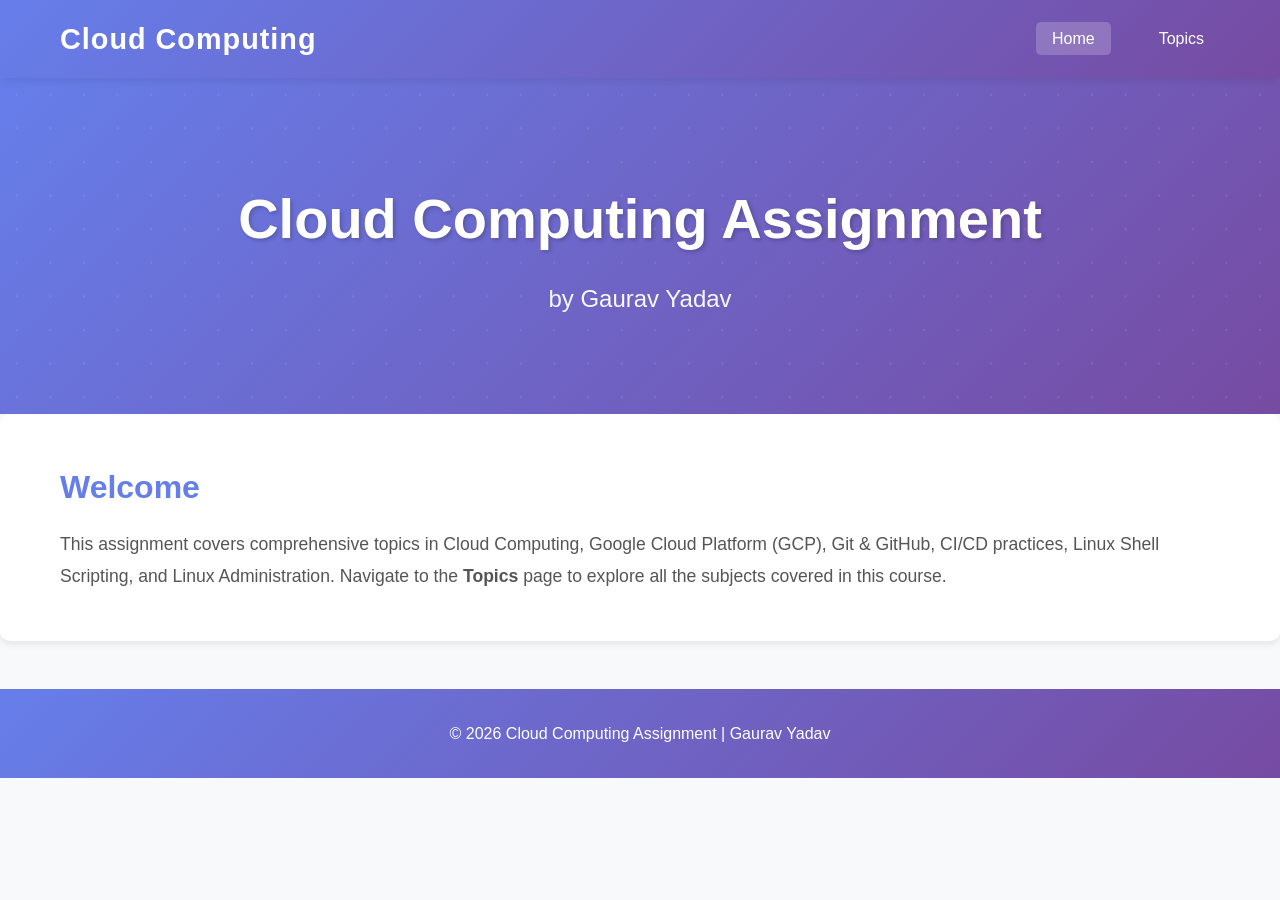
<file: index.html>
<!DOCTYPE html>
<html lang="en">
<head>
    <meta charset="UTF-8">
    <meta name="viewport" content="width=device-width, initial-scale=1.0">
    <title>Cloud Computing Assignment</title>
    <link rel="stylesheet" href="style.css">
</head>
<body>
    <nav class="navbar">
        <div class="container">
            <h1 class="logo">Cloud Computing</h1>
            <ul class="nav-links">
                <li><a href="index.html" class="active">Home</a></li>
                <li><a href="about.html">Topics</a></li>
            </ul>
        </div>
    </nav>

    <section class="hero">
        <div class="hero-content">
            <h1 class="main-heading">Cloud Computing Assignment</h1>
            <p class="author">by Gaurav Yadav</p>
        </div>
    </section>

    <section class="welcome">
        <div class="container">
            <h2>Welcome</h2>
            <p>
                This assignment covers comprehensive topics in Cloud Computing, Google Cloud Platform (GCP), 
                Git & GitHub, CI/CD practices, Linux Shell Scripting, and Linux Administration. 
                Navigate to the <strong>Topics</strong> page to explore all the subjects covered in this course.
            </p>
        </div>
    </section>

    <footer class="footer">
        <p>&copy; 2026 Cloud Computing Assignment | Gaurav Yadav</p>
    </footer>
</body>
</html>
</file>
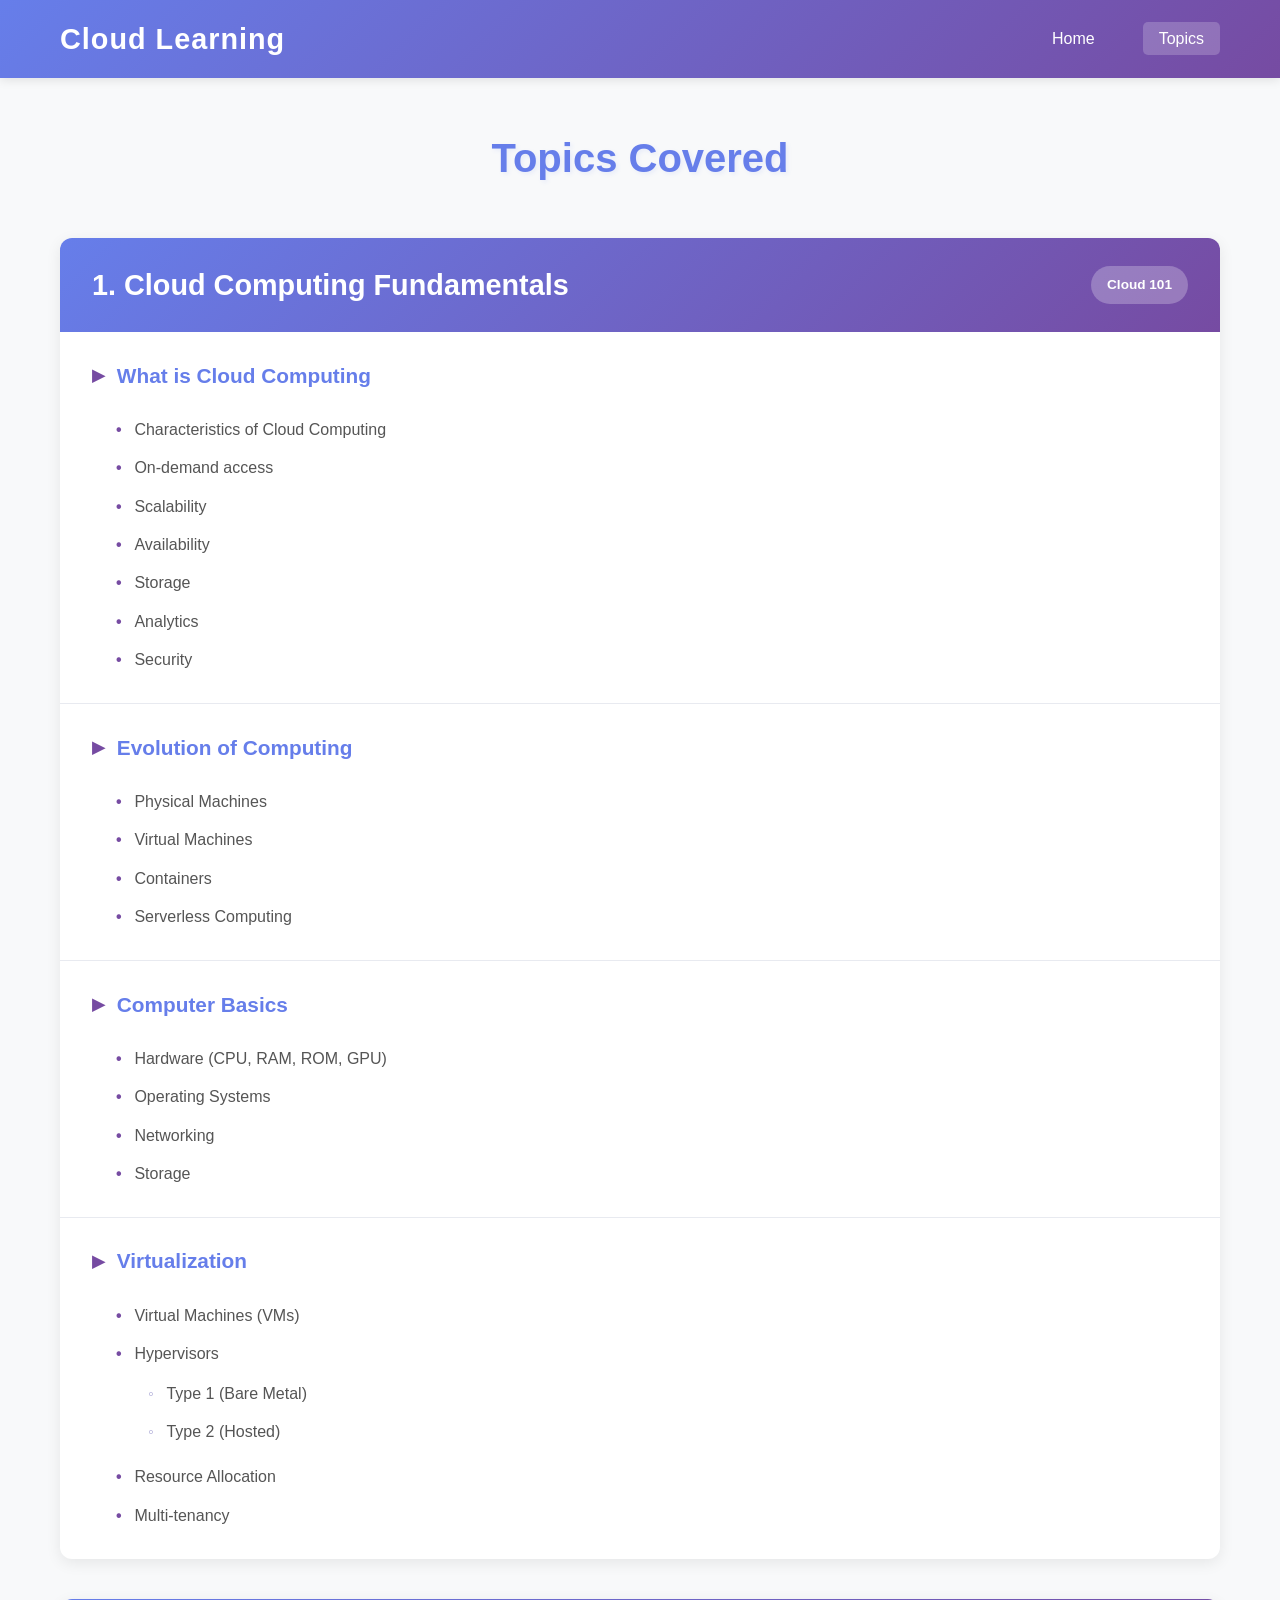
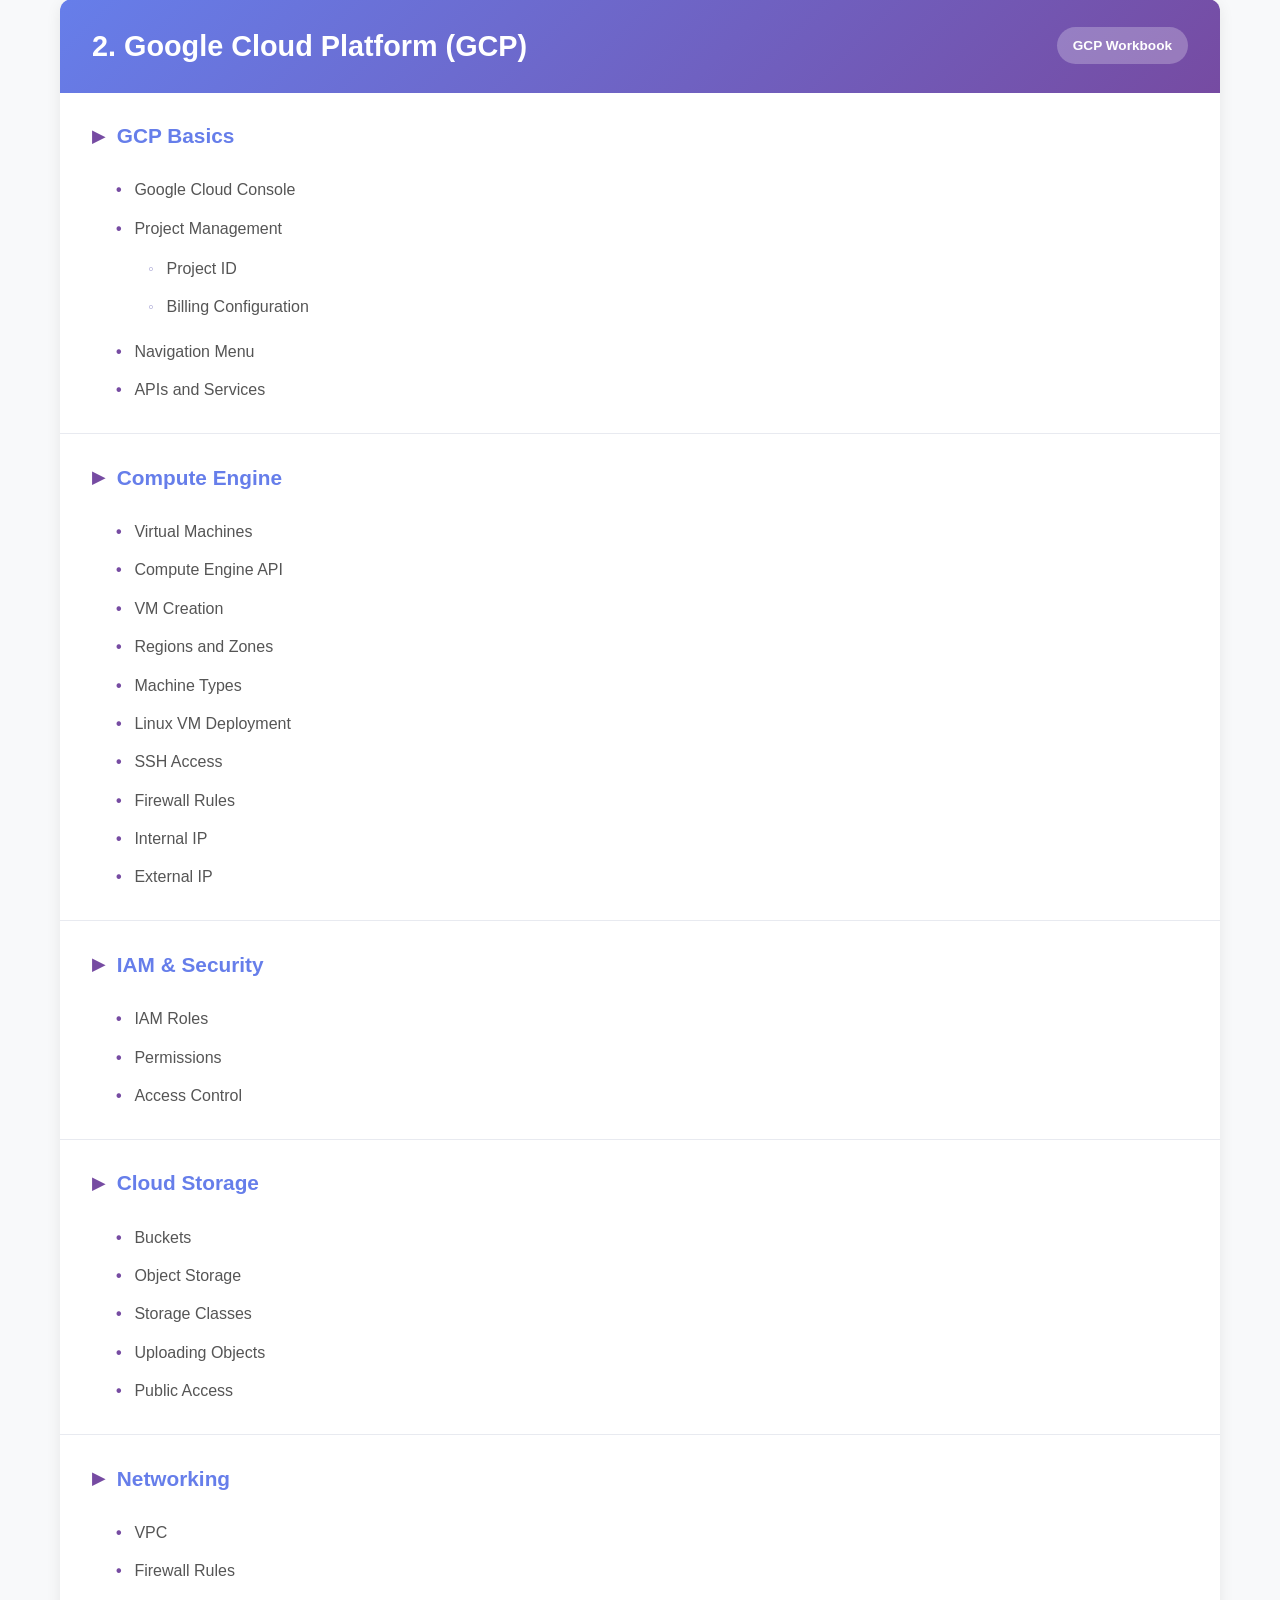
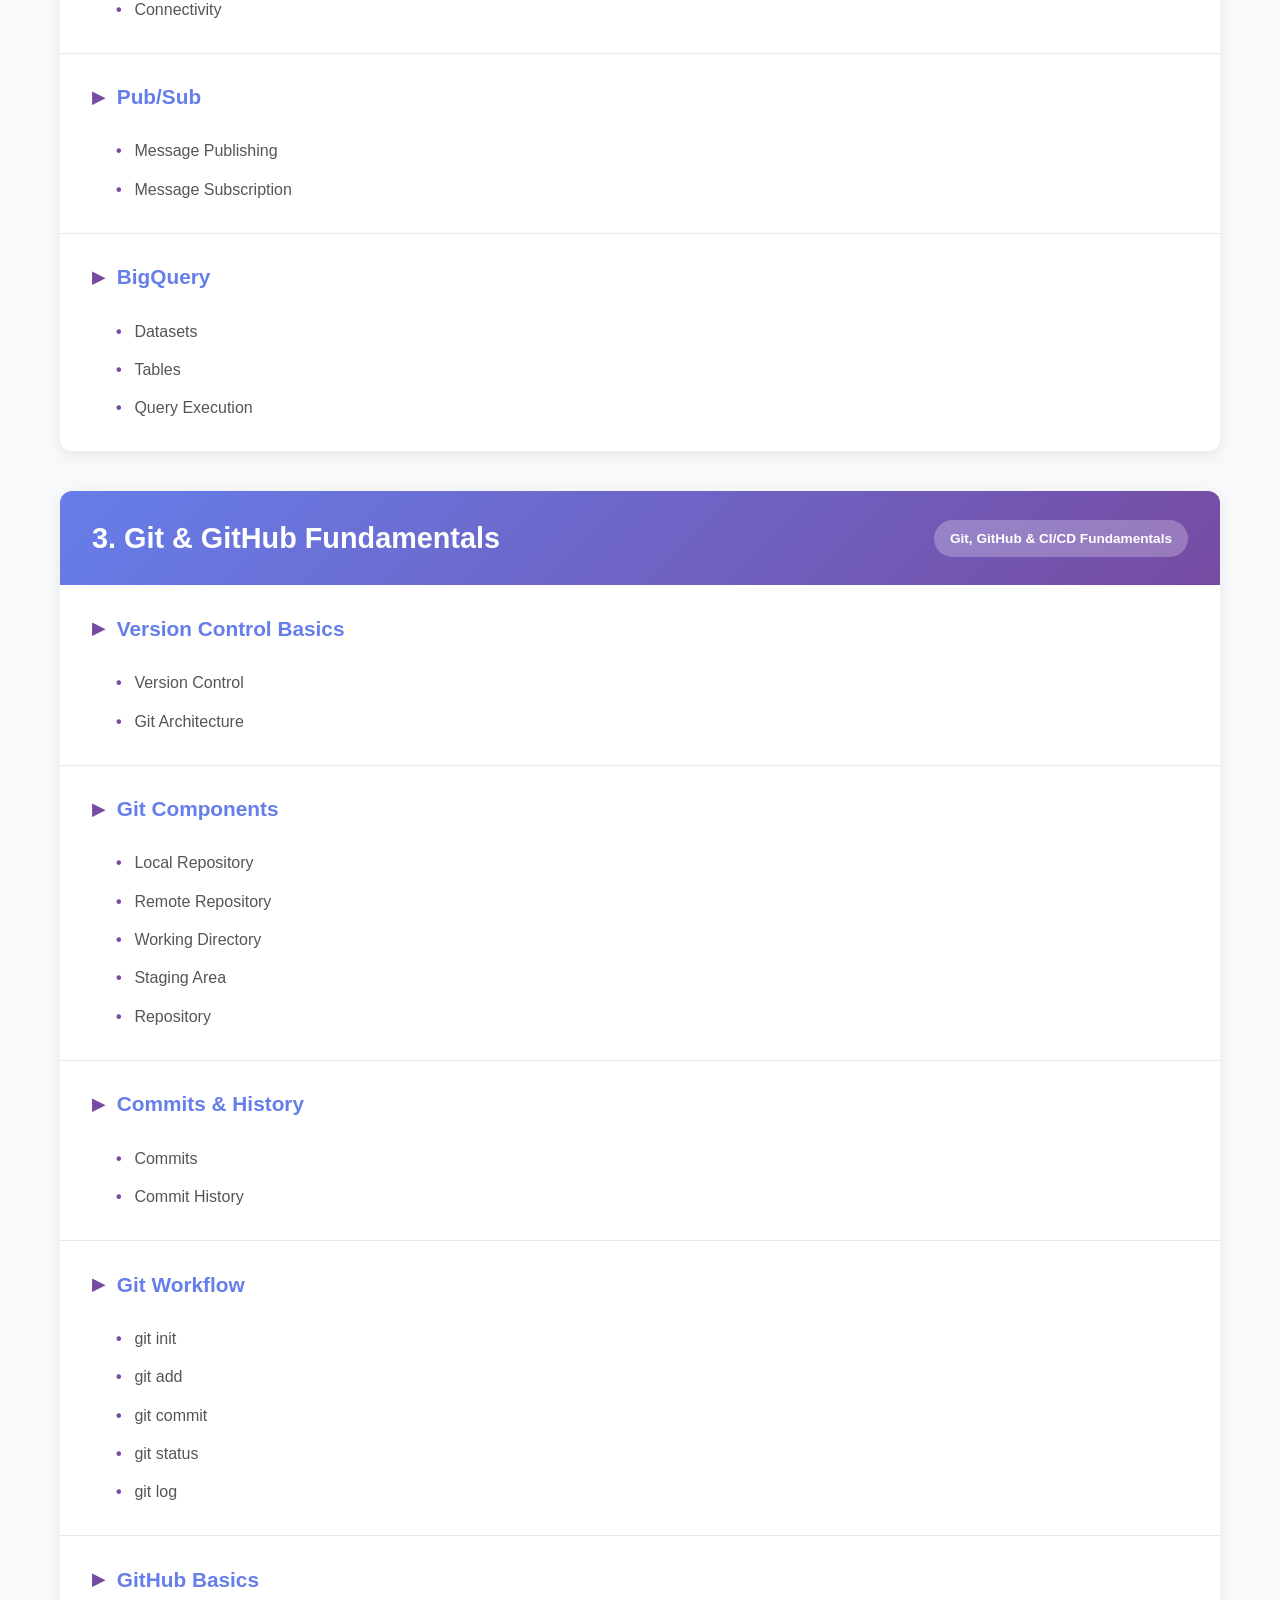
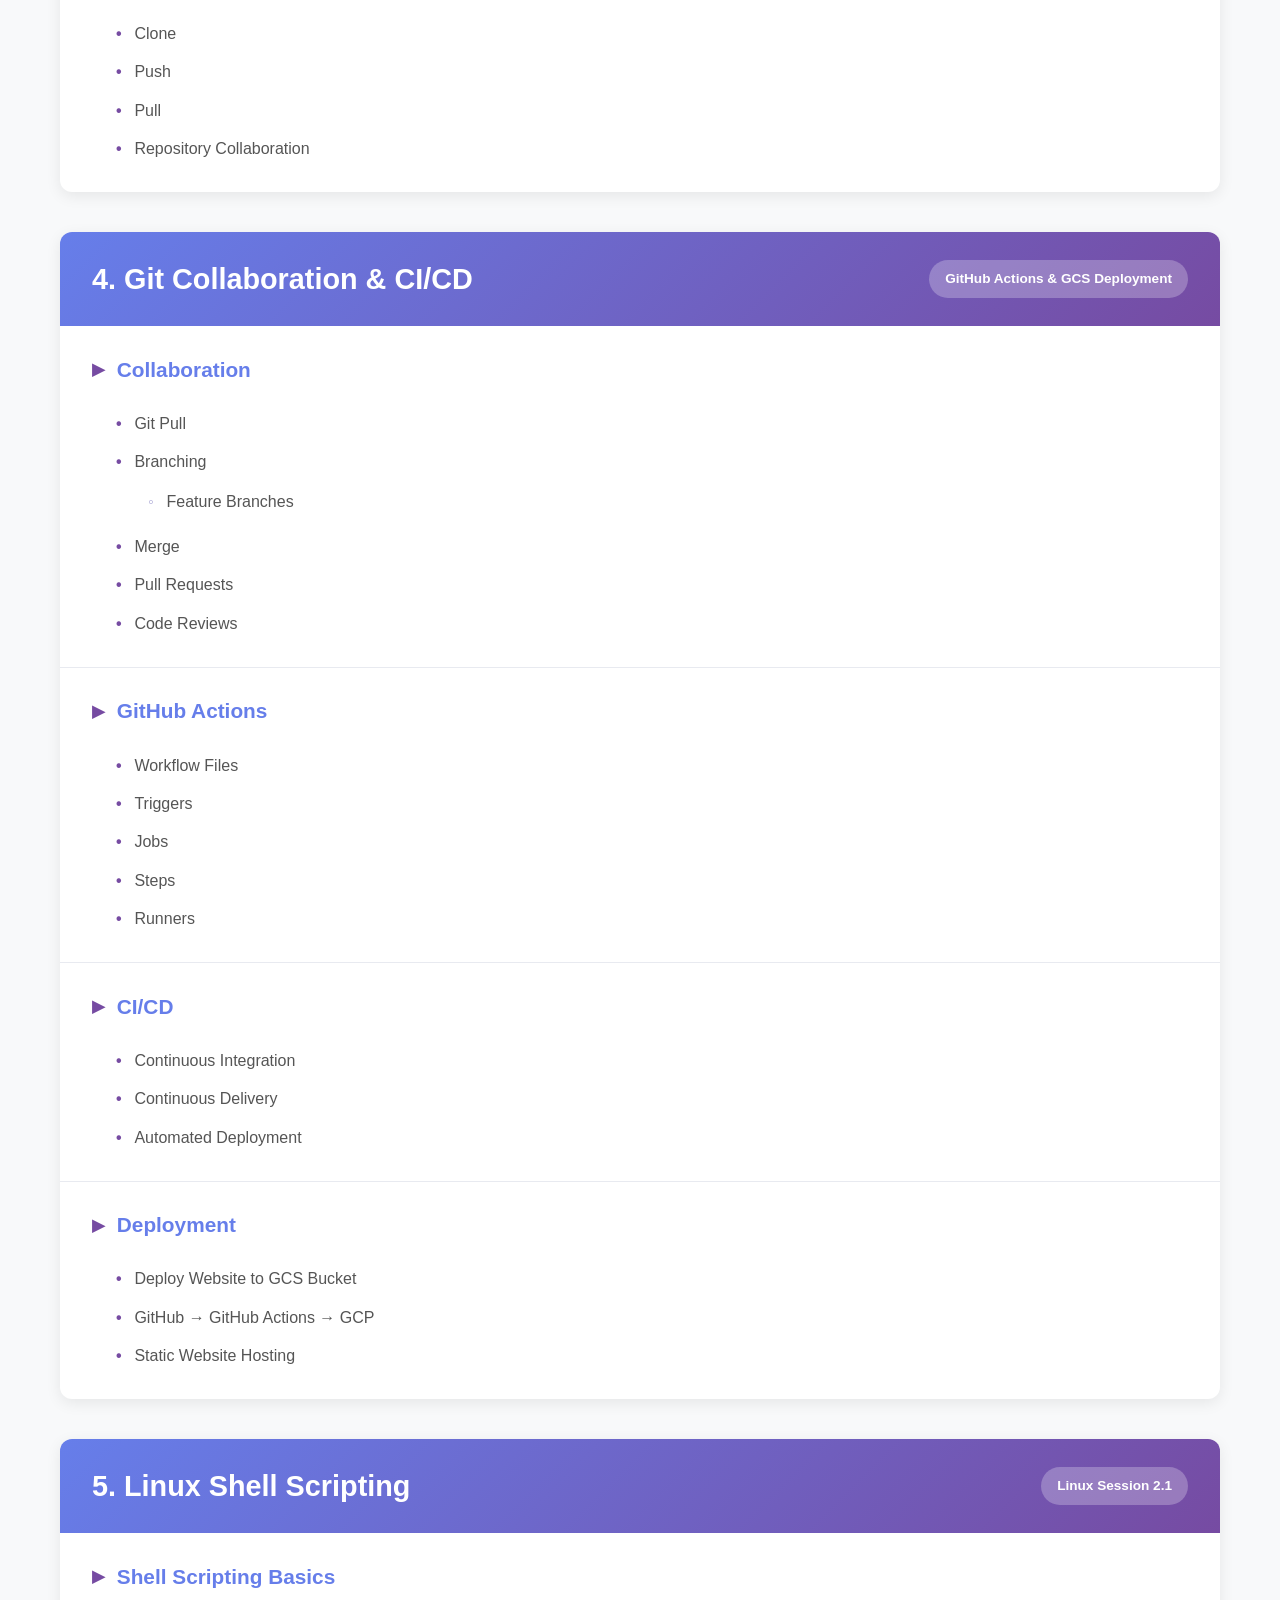
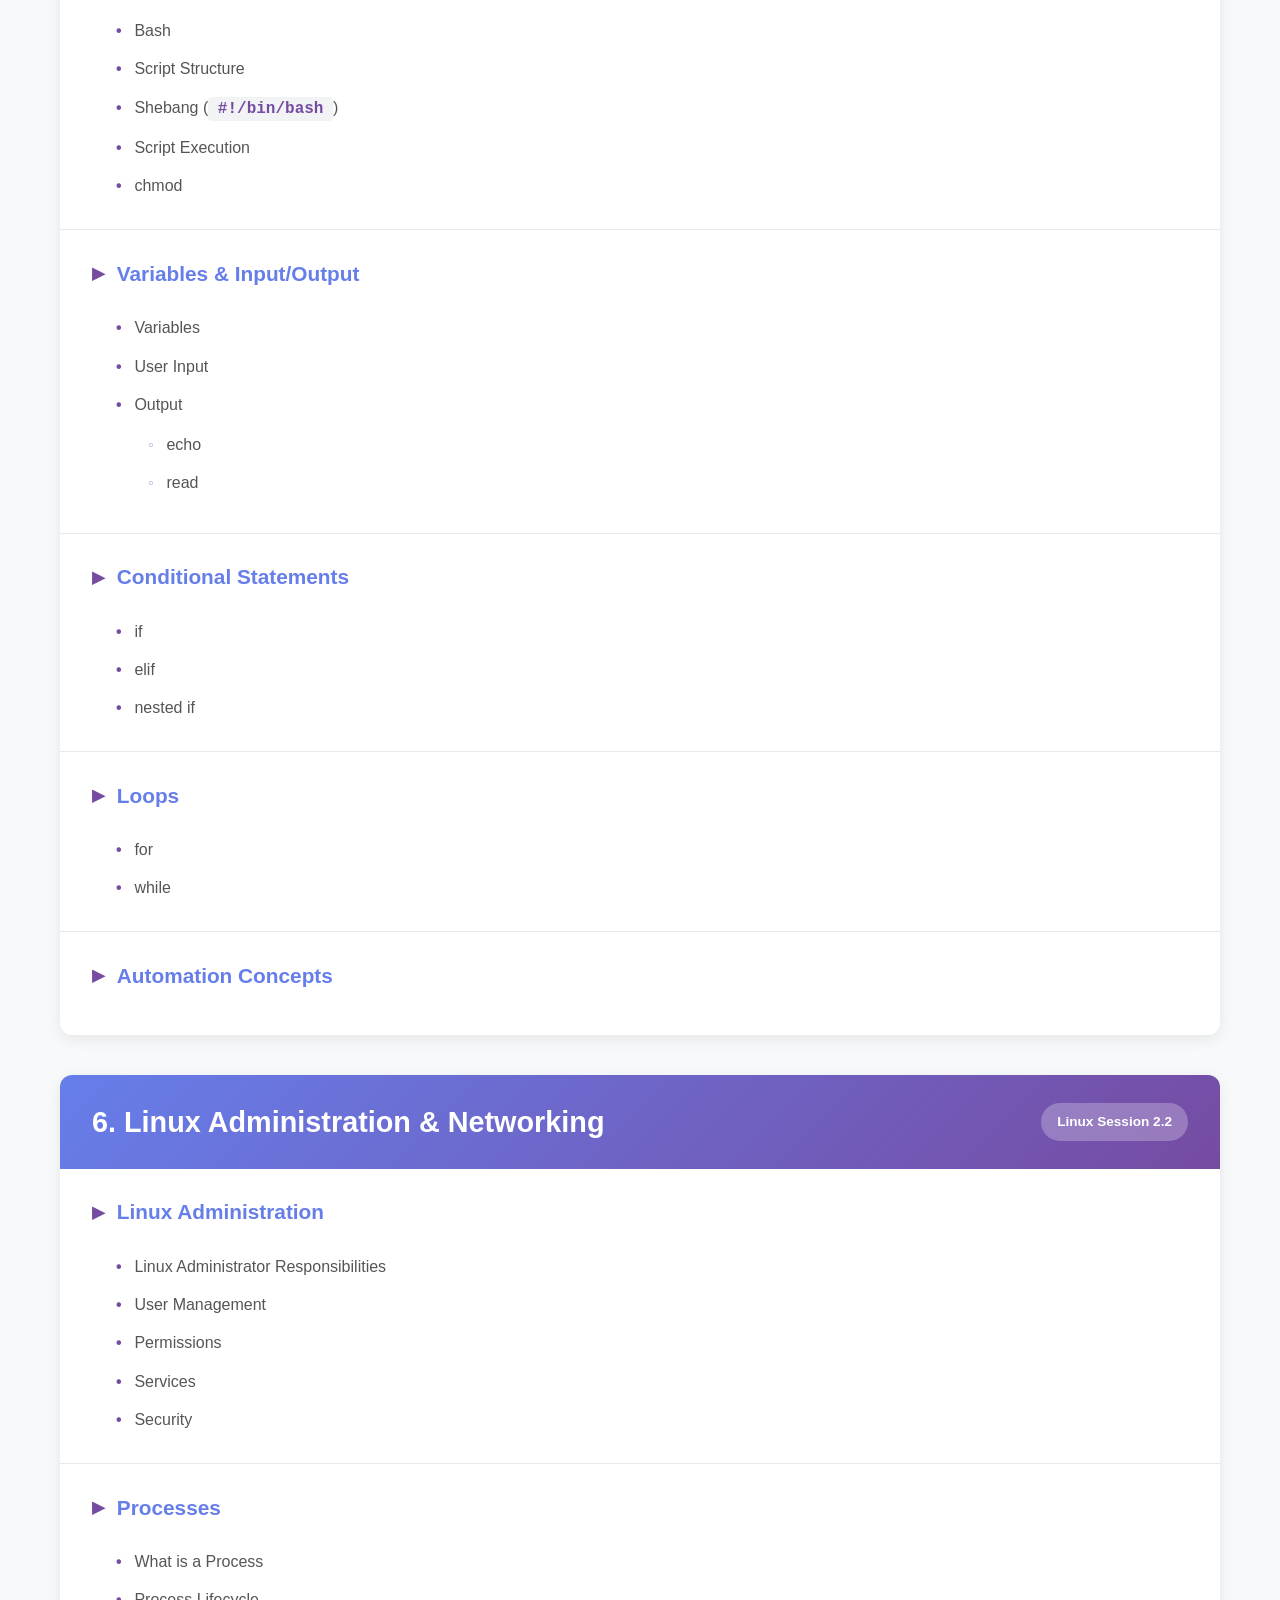
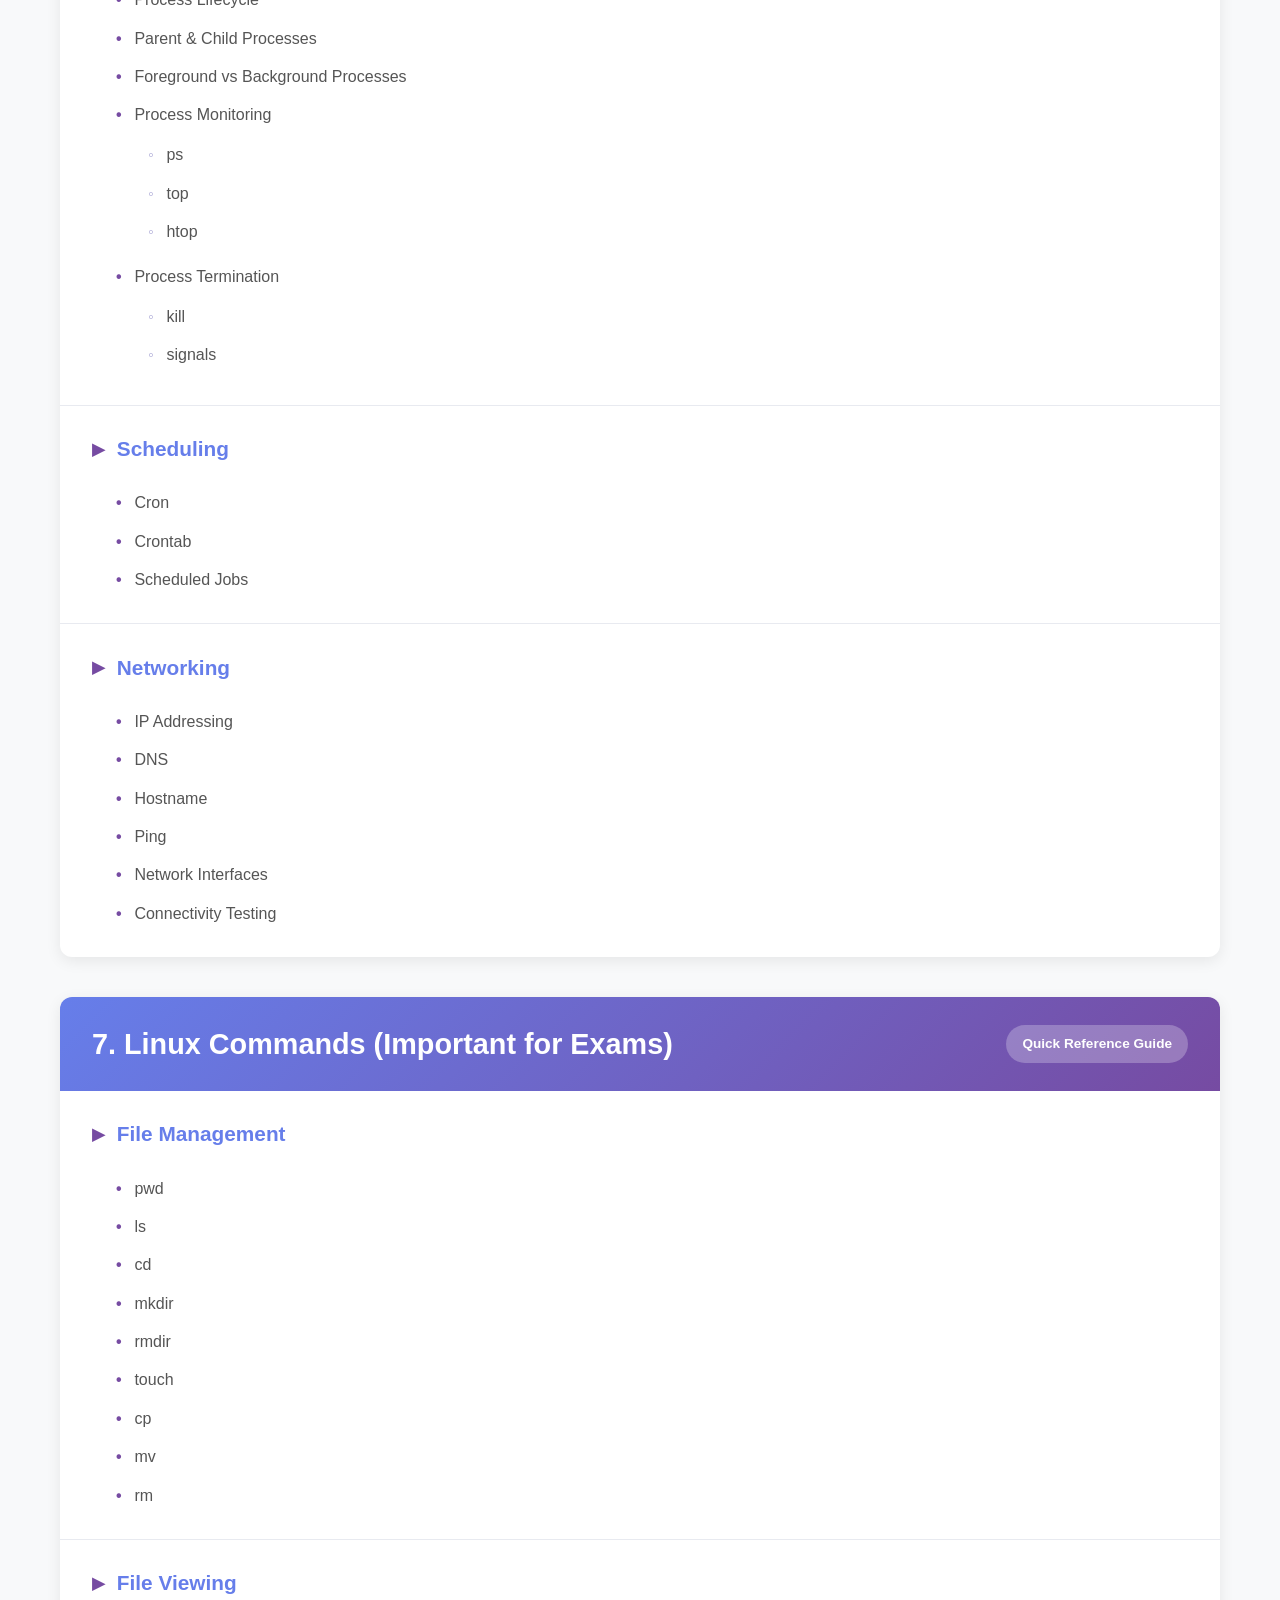
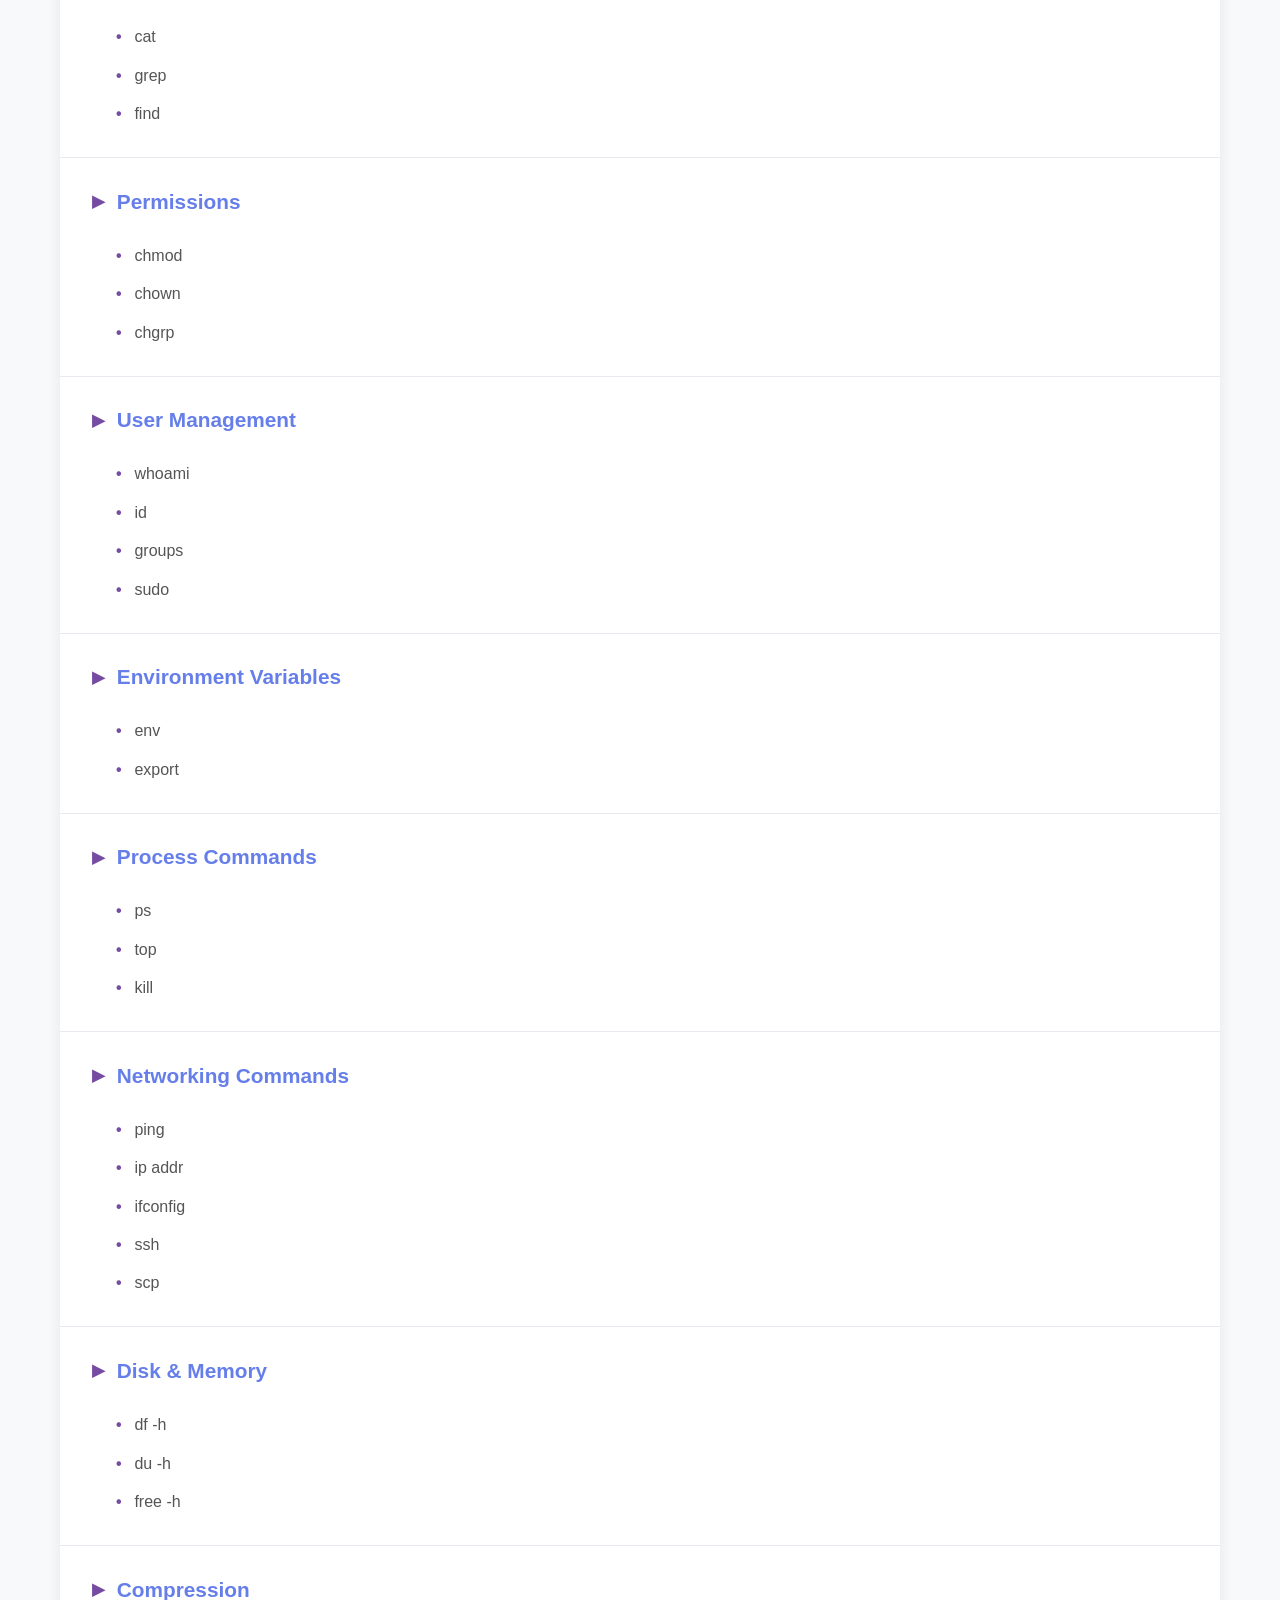
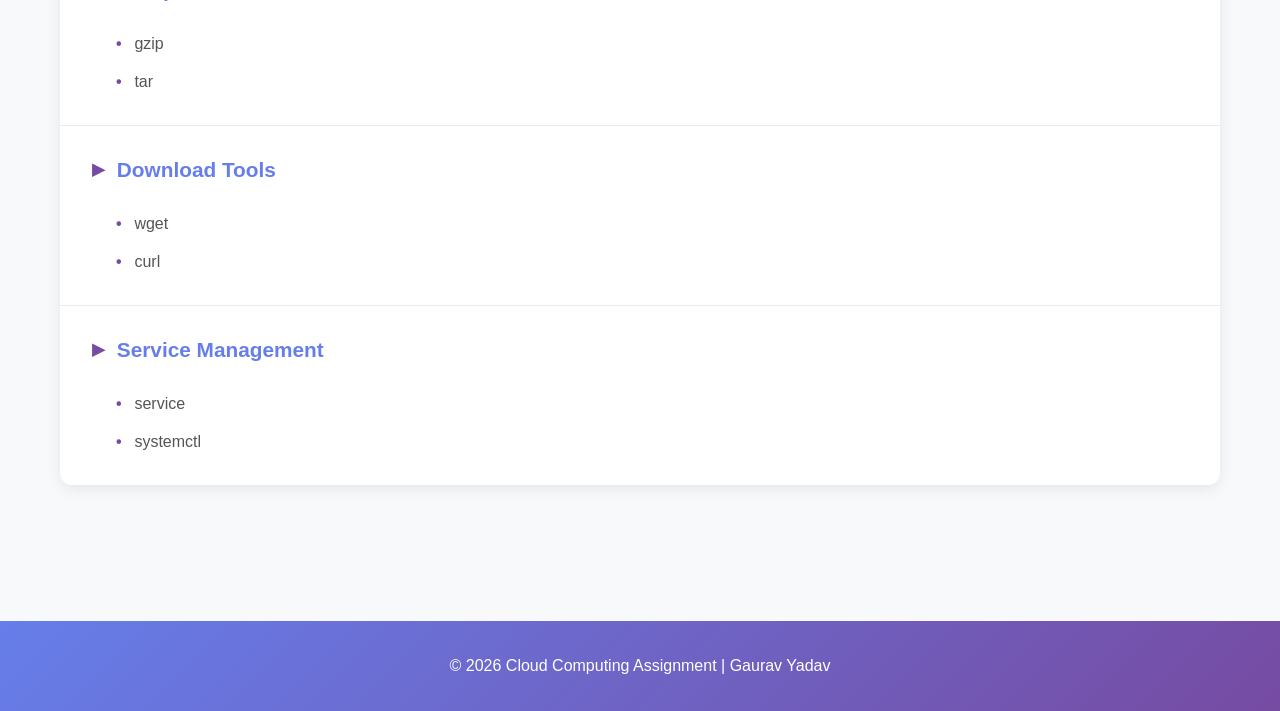
<file: about.html>
<!DOCTYPE html>
<html lang="en">
<head>
    <meta charset="UTF-8">
    <meta name="viewport" content="width=device-width, initial-scale=1.0">
    <title>Topics - Cloud Computing Assignment</title>
    <link rel="stylesheet" href="style.css">
</head>
<body>
    <nav class="navbar">
        <div class="container">
            <h1 class="logo">Cloud Learning</h1>
            <ul class="nav-links">
                <li><a href="index.html">Home</a></li>
                <li><a href="about.html" class="active">Topics</a></li>
            </ul>
        </div>
    </nav>

    <section class="topics-page">
        <div class="container">
            <h1>Topics Covered</h1>
            
            <!-- Module 1 -->
            <div class="module">
                <div class="module-header">
                    <h2>1. Cloud Computing Fundamentals</h2>
                    <span class="module-label">Cloud 101</span>
                </div>
                
                <div class="section">
                    <h3>What is Cloud Computing</h3>
                    <ul>
                        <li>Characteristics of Cloud Computing</li>
                        <li>On-demand access</li>
                        <li>Scalability</li>
                        <li>Availability</li>
                        <li>Storage</li>
                        <li>Analytics</li>
                        <li>Security</li>
                    </ul>
                </div>

                <div class="section">
                    <h3>Evolution of Computing</h3>
                    <ul>
                        <li>Physical Machines</li>
                        <li>Virtual Machines</li>
                        <li>Containers</li>
                        <li>Serverless Computing</li>
                    </ul>
                </div>

                <div class="section">
                    <h3>Computer Basics</h3>
                    <ul>
                        <li>Hardware (CPU, RAM, ROM, GPU)</li>
                        <li>Operating Systems</li>
                        <li>Networking</li>
                        <li>Storage</li>
                    </ul>
                </div>

                <div class="section">
                    <h3>Virtualization</h3>
                    <ul>
                        <li>Virtual Machines (VMs)</li>
                        <li>Hypervisors
                            <ul>
                                <li>Type 1 (Bare Metal)</li>
                                <li>Type 2 (Hosted)</li>
                            </ul>
                        </li>
                        <li>Resource Allocation</li>
                        <li>Multi-tenancy</li>
                    </ul>
                </div>
            </div>

            <!-- Module 2 -->
            <div class="module">
                <div class="module-header">
                    <h2>2. Google Cloud Platform (GCP)</h2>
                    <span class="module-label">GCP Workbook</span>
                </div>

                <div class="section">
                    <h3>GCP Basics</h3>
                    <ul>
                        <li>Google Cloud Console</li>
                        <li>Project Management
                            <ul>
                                <li>Project ID</li>
                                <li>Billing Configuration</li>
                            </ul>
                        </li>
                        <li>Navigation Menu</li>
                        <li>APIs and Services</li>
                    </ul>
                </div>

                <div class="section">
                    <h3>Compute Engine</h3>
                    <ul>
                        <li>Virtual Machines</li>
                        <li>Compute Engine API</li>
                        <li>VM Creation</li>
                        <li>Regions and Zones</li>
                        <li>Machine Types</li>
                        <li>Linux VM Deployment</li>
                        <li>SSH Access</li>
                        <li>Firewall Rules</li>
                        <li>Internal IP</li>
                        <li>External IP</li>
                    </ul>
                </div>

                <div class="section">
                    <h3>IAM & Security</h3>
                    <ul>
                        <li>IAM Roles</li>
                        <li>Permissions</li>
                        <li>Access Control</li>
                    </ul>
                </div>

                <div class="section">
                    <h3>Cloud Storage</h3>
                    <ul>
                        <li>Buckets</li>
                        <li>Object Storage</li>
                        <li>Storage Classes</li>
                        <li>Uploading Objects</li>
                        <li>Public Access</li>
                    </ul>
                </div>

                <div class="section">
                    <h3>Networking</h3>
                    <ul>
                        <li>VPC</li>
                        <li>Firewall Rules</li>
                        <li>Connectivity</li>
                    </ul>
                </div>

                <div class="section">
                    <h3>Pub/Sub</h3>
                    <ul>
                        <li>Message Publishing</li>
                        <li>Message Subscription</li>
                    </ul>
                </div>

                <div class="section">
                    <h3>BigQuery</h3>
                    <ul>
                        <li>Datasets</li>
                        <li>Tables</li>
                        <li>Query Execution</li>
                    </ul>
                </div>
            </div>

            <!-- Module 3 -->
            <div class="module">
                <div class="module-header">
                    <h2>3. Git & GitHub Fundamentals</h2>
                    <span class="module-label">Git, GitHub & CI/CD Fundamentals</span>
                </div>

                <div class="section">
                    <h3>Version Control Basics</h3>
                    <ul>
                        <li>Version Control</li>
                        <li>Git Architecture</li>
                    </ul>
                </div>

                <div class="section">
                    <h3>Git Components</h3>
                    <ul>
                        <li>Local Repository</li>
                        <li>Remote Repository</li>
                        <li>Working Directory</li>
                        <li>Staging Area</li>
                        <li>Repository</li>
                    </ul>
                </div>

                <div class="section">
                    <h3>Commits & History</h3>
                    <ul>
                        <li>Commits</li>
                        <li>Commit History</li>
                    </ul>
                </div>

                <div class="section">
                    <h3>Git Workflow</h3>
                    <ul>
                        <li>git init</li>
                        <li>git add</li>
                        <li>git commit</li>
                        <li>git status</li>
                        <li>git log</li>
                    </ul>
                </div>

                <div class="section">
                    <h3>GitHub Basics</h3>
                    <ul>
                        <li>Clone</li>
                        <li>Push</li>
                        <li>Pull</li>
                        <li>Repository Collaboration</li>
                    </ul>
                </div>
            </div>

            <!-- Module 4 -->
            <div class="module">
                <div class="module-header">
                    <h2>4. Git Collaboration & CI/CD</h2>
                    <span class="module-label">GitHub Actions & GCS Deployment</span>
                </div>

                <div class="section">
                    <h3>Collaboration</h3>
                    <ul>
                        <li>Git Pull</li>
                        <li>Branching
                            <ul>
                                <li>Feature Branches</li>
                            </ul>
                        </li>
                        <li>Merge</li>
                        <li>Pull Requests</li>
                        <li>Code Reviews</li>
                    </ul>
                </div>

                <div class="section">
                    <h3>GitHub Actions</h3>
                    <ul>
                        <li>Workflow Files</li>
                        <li>Triggers</li>
                        <li>Jobs</li>
                        <li>Steps</li>
                        <li>Runners</li>
                    </ul>
                </div>

                <div class="section">
                    <h3>CI/CD</h3>
                    <ul>
                        <li>Continuous Integration</li>
                        <li>Continuous Delivery</li>
                        <li>Automated Deployment</li>
                    </ul>
                </div>

                <div class="section">
                    <h3>Deployment</h3>
                    <ul>
                        <li>Deploy Website to GCS Bucket</li>
                        <li>GitHub → GitHub Actions → GCP</li>
                        <li>Static Website Hosting</li>
                    </ul>
                </div>
            </div>

            <!-- Module 5 -->
            <div class="module">
                <div class="module-header">
                    <h2>5. Linux Shell Scripting</h2>
                    <span class="module-label">Linux Session 2.1</span>
                </div>

                <div class="section">
                    <h3>Shell Scripting Basics</h3>
                    <ul>
                        <li>Bash</li>
                        <li>Script Structure</li>
                        <li>Shebang (<code>#!/bin/bash</code>)</li>
                        <li>Script Execution</li>
                        <li>chmod</li>
                    </ul>
                </div>

                <div class="section">
                    <h3>Variables & Input/Output</h3>
                    <ul>
                        <li>Variables</li>
                        <li>User Input</li>
                        <li>Output
                            <ul>
                                <li>echo</li>
                                <li>read</li>
                            </ul>
                        </li>
                    </ul>
                </div>

                <div class="section">
                    <h3>Conditional Statements</h3>
                    <ul>
                        <li>if</li>
                        <li>elif</li>
                        <li>nested if</li>
                    </ul>
                </div>

                <div class="section">
                    <h3>Loops</h3>
                    <ul>
                        <li>for</li>
                        <li>while</li>
                    </ul>
                </div>

                <div class="section">
                    <h3>Automation Concepts</h3>
                </div>
            </div>

            <!-- Module 6 -->
            <div class="module">
                <div class="module-header">
                    <h2>6. Linux Administration & Networking</h2>
                    <span class="module-label">Linux Session 2.2</span>
                </div>

                <div class="section">
                    <h3>Linux Administration</h3>
                    <ul>
                        <li>Linux Administrator Responsibilities</li>
                        <li>User Management</li>
                        <li>Permissions</li>
                        <li>Services</li>
                        <li>Security</li>
                    </ul>
                </div>

                <div class="section">
                    <h3>Processes</h3>
                    <ul>
                        <li>What is a Process</li>
                        <li>Process Lifecycle</li>
                        <li>Parent & Child Processes</li>
                        <li>Foreground vs Background Processes</li>
                        <li>Process Monitoring
                            <ul>
                                <li>ps</li>
                                <li>top</li>
                                <li>htop</li>
                            </ul>
                        </li>
                        <li>Process Termination
                            <ul>
                                <li>kill</li>
                                <li>signals</li>
                            </ul>
                        </li>
                    </ul>
                </div>

                <div class="section">
                    <h3>Scheduling</h3>
                    <ul>
                        <li>Cron</li>
                        <li>Crontab</li>
                        <li>Scheduled Jobs</li>
                    </ul>
                </div>

                <div class="section">
                    <h3>Networking</h3>
                    <ul>
                        <li>IP Addressing</li>
                        <li>DNS</li>
                        <li>Hostname</li>
                        <li>Ping</li>
                        <li>Network Interfaces</li>
                        <li>Connectivity Testing</li>
                    </ul>
                </div>
            </div>

            <!-- Module 7 -->
            <div class="module">
                <div class="module-header">
                    <h2>7. Linux Commands (Important for Exams)</h2>
                    <span class="module-label">Quick Reference Guide</span>
                </div>

                <div class="section">
                    <h3>File Management</h3>
                    <ul>
                        <li>pwd</li>
                        <li>ls</li>
                        <li>cd</li>
                        <li>mkdir</li>
                        <li>rmdir</li>
                        <li>touch</li>
                        <li>cp</li>
                        <li>mv</li>
                        <li>rm</li>
                    </ul>
                </div>

                <div class="section">
                    <h3>File Viewing</h3>
                    <ul>
                        <li>cat</li>
                        <li>grep</li>
                        <li>find</li>
                    </ul>
                </div>

                <div class="section">
                    <h3>Permissions</h3>
                    <ul>
                        <li>chmod</li>
                        <li>chown</li>
                        <li>chgrp</li>
                    </ul>
                </div>

                <div class="section">
                    <h3>User Management</h3>
                    <ul>
                        <li>whoami</li>
                        <li>id</li>
                        <li>groups</li>
                        <li>sudo</li>
                    </ul>
                </div>

                <div class="section">
                    <h3>Environment Variables</h3>
                    <ul>
                        <li>env</li>
                        <li>export</li>
                    </ul>
                </div>

                <div class="section">
                    <h3>Process Commands</h3>
                    <ul>
                        <li>ps</li>
                        <li>top</li>
                        <li>kill</li>
                    </ul>
                </div>

                <div class="section">
                    <h3>Networking Commands</h3>
                    <ul>
                        <li>ping</li>
                        <li>ip addr</li>
                        <li>ifconfig</li>
                        <li>ssh</li>
                        <li>scp</li>
                    </ul>
                </div>

                <div class="section">
                    <h3>Disk & Memory</h3>
                    <ul>
                        <li>df -h</li>
                        <li>du -h</li>
                        <li>free -h</li>
                    </ul>
                </div>

                <div class="section">
                    <h3>Compression</h3>
                    <ul>
                        <li>gzip</li>
                        <li>tar</li>
                    </ul>
                </div>

                <div class="section">
                    <h3>Download Tools</h3>
                    <ul>
                        <li>wget</li>
                        <li>curl</li>
                    </ul>
                </div>

                <div class="section">
                    <h3>Service Management</h3>
                    <ul>
                        <li>service</li>
                        <li>systemctl</li>
                    </ul>
                </div>
            </div>
        </div>
    </section>

    <footer class="footer">
        <p>&copy; 2026 Cloud Computing Assignment | Gaurav Yadav</p>
    </footer>
</body>
</html>
</file>
<file: style.css>
/* Global Styles */
* {
    margin: 0;
    padding: 0;
    box-sizing: border-box;
}

html {
    scroll-behavior: smooth;
}

body {
    font-family: 'Segoe UI', Tahoma, Geneva, Verdana, sans-serif;
    line-height: 1.6;
    color: #333;
    background-color: #f8f9fa;
}

.container {
    max-width: 1200px;
    margin: 0 auto;
    padding: 0 20px;
}

/* Navigation Bar */
.navbar {
    background: linear-gradient(135deg, #667eea 0%, #764ba2 100%);
    color: white;
    padding: 1rem 0;
    box-shadow: 0 2px 10px rgba(0, 0, 0, 0.1);
    position: sticky;
    top: 0;
    z-index: 100;
}

.navbar .container {
    display: flex;
    justify-content: space-between;
    align-items: center;
}

.logo {
    font-size: 1.8rem;
    font-weight: 700;
    letter-spacing: 1px;
}

.nav-links {
    display: flex;
    list-style: none;
    gap: 2rem;
}

.nav-links a {
    color: white;
    text-decoration: none;
    font-weight: 500;
    transition: all 0.3s ease;
    padding: 0.5rem 1rem;
    border-radius: 5px;
}

.nav-links a:hover,
.nav-links a.active {
    background-color: rgba(255, 255, 255, 0.2);
    transform: translateY(-2px);
}

/* Hero Section */
.hero {
    background: linear-gradient(135deg, #667eea 0%, #764ba2 100%);
    color: white;
    padding: 6rem 2rem;
    text-align: center;
}

.hero-content {
    animation: fadeInDown 0.8s ease;
}

.main-heading {
    font-size: 3.5rem;
    font-weight: 800;
    margin-bottom: 1rem;
    text-shadow: 2px 2px 4px rgba(0, 0, 0, 0.2);
}

.author {
    font-size: 1.5rem;
    font-weight: 300;
    opacity: 0.95;
}

/* Welcome Section */
.welcome {
    background-color: white;
    padding: 3rem 2rem;
    margin-bottom: 3rem;
    border-radius: 10px;
    box-shadow: 0 4px 6px rgba(0, 0, 0, 0.07);
}

.welcome h2 {
    color: #667eea;
    margin-bottom: 1rem;
    font-size: 2rem;
}

.welcome p {
    font-size: 1.1rem;
    line-height: 1.8;
    color: #555;
}

/* Topics Page */
.topics-page {
    padding: 3rem 2rem;
}

.topics-page > .container > h1 {
    text-align: center;
    font-size: 2.5rem;
    color: #667eea;
    margin-bottom: 3rem;
    text-shadow: 2px 2px 4px rgba(102, 126, 234, 0.1);
}

/* Module Styling */
.module {
    background-color: white;
    margin-bottom: 2.5rem;
    border-radius: 12px;
    overflow: hidden;
    box-shadow: 0 4px 15px rgba(0, 0, 0, 0.08);
    transition: all 0.3s ease;
    animation: slideUp 0.6s ease;
}

.module:hover {
    transform: translateY(-5px);
    box-shadow: 0 8px 25px rgba(0, 0, 0, 0.12);
}

.module-header {
    background: linear-gradient(135deg, #667eea 0%, #764ba2 100%);
    color: white;
    padding: 1.5rem 2rem;
    display: flex;
    justify-content: space-between;
    align-items: center;
}

.module-header h2 {
    font-size: 1.8rem;
    margin: 0;
}

.module-label {
    background-color: rgba(255, 255, 255, 0.25);
    padding: 0.5rem 1rem;
    border-radius: 20px;
    font-size: 0.85rem;
    font-weight: 600;
    white-space: nowrap;
}

/* Sections within Modules */
.section {
    padding: 1.5rem 2rem;
    border-bottom: 1px solid #e8eaf0;
}

.section:last-child {
    border-bottom: none;
}

.section h3 {
    color: #667eea;
    font-size: 1.3rem;
    margin-bottom: 1rem;
    display: flex;
    align-items: center;
}

.section h3:before {
    content: "▸";
    margin-right: 0.8rem;
    color: #764ba2;
    font-size: 1.5rem;
}

/* Lists */
.section ul {
    list-style: none;
    padding-left: 1.5rem;
}

.section li {
    padding: 0.4rem 0;
    color: #555;
    position: relative;
    transition: all 0.2s ease;
}

.section li:before {
    content: "•";
    color: #764ba2;
    font-weight: bold;
    margin-right: 0.8rem;
}

.section li:hover {
    color: #667eea;
    transform: translateX(5px);
}

/* Nested Lists */
.section ul ul {
    padding-left: 2rem;
    margin-top: 0.5rem;
}

.section ul ul li:before {
    content: "◦";
    color: #a8a5d4;
}

/* Code styling */
code {
    background-color: #f1f3f5;
    padding: 0.2rem 0.6rem;
    border-radius: 4px;
    font-family: 'Courier New', monospace;
    color: #764ba2;
    font-weight: 600;
}

/* Footer */
.footer {
    background: linear-gradient(135deg, #667eea 0%, #764ba2 100%);
    color: white;
    text-align: center;
    padding: 2rem;
    margin-top: 3rem;
}

.footer p {
    font-weight: 500;
}

/* Animations */
@keyframes fadeInDown {
    from {
        opacity: 0;
        transform: translateY(-30px);
    }
    to {
        opacity: 1;
        transform: translateY(0);
    }
}

@keyframes slideUp {
    from {
        opacity: 0;
        transform: translateY(30px);
    }
    to {
        opacity: 1;
        transform: translateY(0);
    }
}

/* Responsive Design */
@media (max-width: 768px) {
    .main-heading {
        font-size: 2.5rem;
    }

    .author {
        font-size: 1.2rem;
    }

    .nav-links {
        gap: 1rem;
    }

    .nav-links a {
        padding: 0.3rem 0.8rem;
        font-size: 0.9rem;
    }

    .module-header {
        flex-direction: column;
        align-items: flex-start;
        gap: 1rem;
    }

    .module-header h2 {
        font-size: 1.5rem;
    }

    .section {
        padding: 1rem 1.5rem;
    }

    .section h3 {
        font-size: 1.1rem;
    }

    .topic-page > .container > h1 {
        font-size: 2rem;
    }
}

@media (max-width: 480px) {
    .main-heading {
        font-size: 2rem;
    }

    .author {
        font-size: 1rem;
    }

    .logo {
        font-size: 1.4rem;
    }

    .nav-links {
        gap: 0.5rem;
    }

    .nav-links a {
        padding: 0.3rem 0.5rem;
        font-size: 0.8rem;
    }

    .module {
        margin-bottom: 1.5rem;
    }

    .module-header {
        padding: 1rem 1.5rem;
    }

    .module-header h2 {
        font-size: 1.2rem;
    }

    .section {
        padding: 0.8rem 1rem;
    }

    .section h3 {
        font-size: 1rem;
    }

    .section ul {
        padding-left: 1rem;
    }

    .section ul ul {
        padding-left: 1.5rem;
    }
}

/* Additional Enhancements */
.hero {
    position: relative;
    overflow: hidden;
}

.hero::before {
    content: "";
    position: absolute;
    top: 0;
    left: 0;
    right: 0;
    bottom: 0;
    background: url('data:image/svg+xml,<svg xmlns="http://www.w3.org/2000/svg" viewBox="0 0 1200 600"><defs><pattern id="dots" x="0" y="0" width="60" height="60" patternUnits="userSpaceOnUse"><circle cx="30" cy="30" r="2" fill="rgba(255,255,255,0.1)"/></pattern></defs><rect width="1200" height="600" fill="url(%23dots)"/></svg>');
    pointer-events: none;
}

.hero-content {
    position: relative;
    z-index: 2;
}

/* Scrollbar Styling */
::-webkit-scrollbar {
    width: 10px;
}

::-webkit-scrollbar-track {
    background: #f1f1f1;
}

::-webkit-scrollbar-thumb {
    background: #667eea;
    border-radius: 5px;
}

::-webkit-scrollbar-thumb:hover {
    background: #764ba2;
}
</file>
